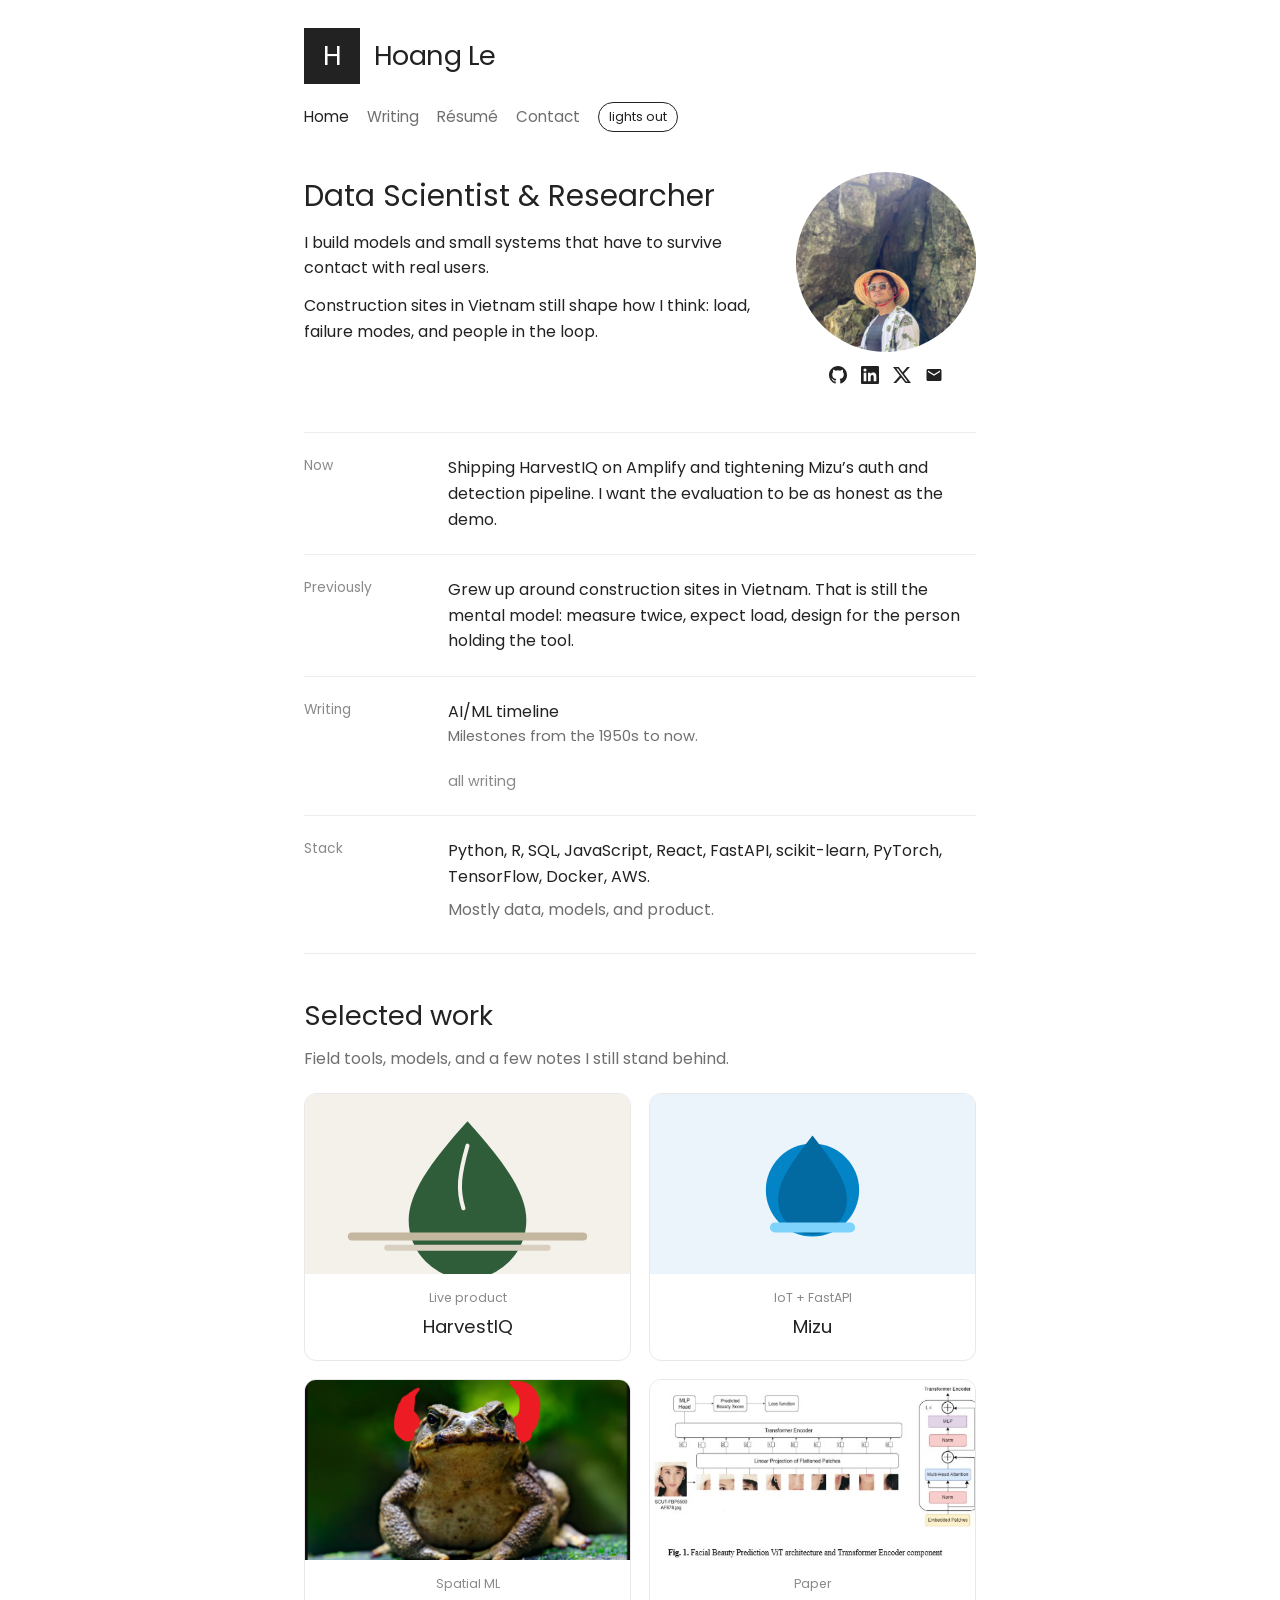
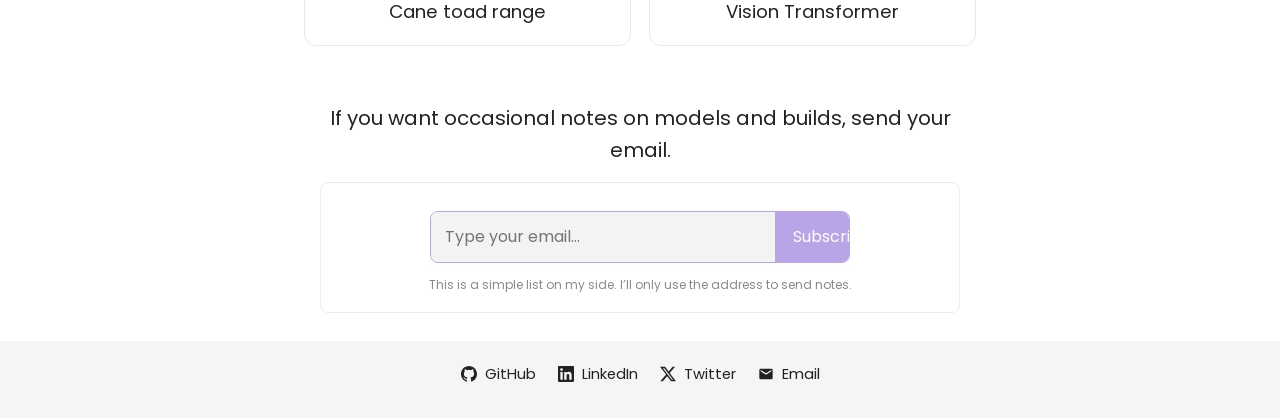
<file: index.html>
<!DOCTYPE html>
<html lang="en">
  <head>
    <meta charset="UTF-8" />
    <meta name="viewport" content="width=device-width, initial-scale=1.0" />
    <title> Hoang Le | Data Scientist & Researcher</title>
    <link rel="icon" href="assets/images/favicon.svg" type="image/svg+xml" />
    <link rel="stylesheet" href="assets/css/styles.css" />
    <link rel="preconnect" href="https://fonts.googleapis.com" />
    <link rel="preconnect" href="https://fonts.gstatic.com" crossorigin />
    <link href="https://fonts.googleapis.com/css2?family=Poppins:wght@400&display=swap" rel="stylesheet" />
  </head>
  <body>
    <div class="wrap">
      <header class="site-header">
        <a class="brand" href="index.html">
          <span class="mark" aria-hidden="true">H</span>
          <span class="brand-name">Hoang Le</span>
        </a>
      </header>

      <nav class="nav">
        <a href="index.html" class="active">Home</a>
        <a href="writing.html">Writing</a>
        <a href="assets/HoangLe-Resume.pdf" target="_blank" rel="noopener noreferrer">Résumé</a>
        <a href="#subscribe">Contact</a>
        <button id="theme-toggle" class="theme-toggle" type="button">lights out</button>
      </nav>

      <section class="hero">
        <div>
          <h1>Data Scientist &amp; Researcher</h1>
          <p class="lede">
            I build models and small systems that have to survive contact with real users.
          </p>
          <p class="lede">
            Construction sites in Vietnam still shape how I think: load, failure modes, and people in the loop.
          </p>
          
          <!--
          <ul class="facts">
            <li>Stack: Python, SQL, React, scikit-learn, PyTorch <span>mostly data, models, and product</span></li>
            <li>Applied AI products — HarvestIQ on AWS, Mizu on FastAPI</li>
            <li>Research notes on invasive species modeling and vision transformers</li> 
          </ul>
          -->
          
        </div>
        <div class="portrait">
          <img src="assets/images/profile.jpg" alt="Hoang Le" />
          <div class="portrait-icons">
            <a href="https://github.com/HoangXLe" target="_blank" rel="noopener noreferrer" aria-label="GitHub">
              <svg viewBox="0 0 24 24"><path d="M12 0C5.37 0 0 5.37 0 12c0 5.3 3.44 9.8 8.21 11.39.6.11.82-.26.82-.58v-2.23c-3.34.73-4.04-1.42-4.04-1.42-.55-1.39-1.33-1.76-1.33-1.76-1.09-.74.08-.73.08-.73 1.2.08 1.84 1.24 1.84 1.24 1.07 1.83 2.81 1.3 3.49 1 .11-.78.42-1.31.76-1.61-2.67-.3-5.47-1.33-5.47-5.93 0-1.31.47-2.38 1.24-3.22-.13-.3-.54-1.52.12-3.18 0 0 1.01-.32 3.3 1.23a11.5 11.5 0 0 1 6 0c2.29-1.55 3.3-1.23 3.3-1.23.66 1.66.24 2.88.12 3.18.77.84 1.24 1.91 1.24 3.22 0 4.61-2.81 5.62-5.48 5.92.43.37.81 1.1.81 2.22v3.29c0 .32.22.7.82.58C20.56 21.8 24 17.3 24 12 24 5.37 18.63 0 12 0z"/></svg>
            </a>
            <a href="https://linkedin.com/in/hoangle24/" target="_blank" rel="noopener noreferrer" aria-label="LinkedIn">
              <svg viewBox="0 0 24 24"><path d="M20.45 20.45h-3.55v-5.57c0-1.33 0-3.04-1.85-3.04-1.86 0-2.14 1.45-2.14 2.94v5.67H9.35V9h3.41v1.56h.05c.48-.9 1.64-1.85 3.37-1.85 3.6 0 4.27 2.37 4.27 5.46v6.28zM5.34 7.43a2.06 2.06 0 1 1 0-4.13 2.06 2.06 0 0 1 0 4.13zM7.12 20.45H3.56V9h3.56v11.45zM22.23 0H1.77C.79 0 0 .77 0 1.73v20.54C0 23.23.79 24 1.77 24h20.45C23.2 24 24 23.23 24 22.27V1.73C24 .77 23.2 0 22.23 0z"/></svg>
            </a>
            <a href="https://x.com/HoangLe33805880" target="_blank" rel="noopener noreferrer" aria-label="X">
              <svg viewBox="0 0 24 24"><path d="M18.9 1.2h3.7l-8.1 9.2L24 22.8h-7.4l-5.8-7.6-6.6 7.6H.5l8.6-9.9L0 1.2h7.6l5.3 7 6-7zm-1.3 19.4h2L6.5 3.3H4.3z"/></svg>
            </a>
            <a href="mailto:lexuanhoang2402@gmail.com" aria-label="Email">
              <svg viewBox="0 0 24 24"><path d="M20 4H4C2.9 4 2 4.9 2 6v12c0 1.1.9 2 2 2h16c1.1 0 2-.9 2-2V6c0-1.1-.9-2-2-2zm0 4-8 5-8-5V6l8 5 8-5v2z"/></svg>
            </a>
          </div>
        </div>
      </section>

      <section class="section-row">
        <div class="section-label">Now</div>
        <p>Shipping HarvestIQ on Amplify and tightening Mizu’s auth and detection pipeline. I want the evaluation to be as honest as the demo.</p>
      </section>
      
      <section class="section-row">
        <div class="section-label">Previously</div>
        <p>Grew up around construction sites in Vietnam. That is still the mental model: measure twice, expect load, design for the person holding the tool.</p>
      </section>

      
      <section class="section-row">
        <div class="section-label">Writing</div>
        <div class="list">
          <a href="projects/ai-timeline.html">
            <span class="item-title">AI/ML timeline</span>
            <span class="item-desc">Milestones from the 1950s to now.</span>
          </a>
          <a class="more" href="writing.html">all writing</a>
        </div>
      </section>
      
      <section class="section-row">
        <div class="section-label">Stack</div>
        <div>
          <p>Python, R, SQL, JavaScript, React, FastAPI, scikit-learn, PyTorch, TensorFlow, Docker, AWS.</p>
          <p class="muted" style="margin-top:8px">Mostly data, models, and product.</p>
        </div>
      </section>

      <section class="block work-block">
        <h2>Selected work</h2>
        <p class="block-intro">Field tools, models, and a few notes I still stand behind.</p>
        <div class="project-grid">
          <a class="project-card" href="https://main.d2gy4gwcmsx17c.amplifyapp.com/" target="_blank" rel="noopener noreferrer">
            <img src="assets/images/harvestiq.svg" alt="" />
            <div class="card-copy">
              <span class="kicker">Live product</span>
              <h3>HarvestIQ</h3>
            </div>
          </a>
          <a class="project-card" href="https://main.d26mw2pl24ujog.amplifyapp.com/" target="_blank" rel="noopener noreferrer">
            <img src="assets/images/mizu.svg" alt="" />
            <div class="card-copy">
              <span class="kicker">IoT + FastAPI</span>
              <h3>Mizu</h3>
            </div>
          </a>
          <!--
          <a class="project-card" href="projects/ai-timeline.html">
            <img src="assets/images/project1-preview.jpg" alt="" />
            <div class="card-copy">
              <span class="kicker">A visual history of</span>
              <h3>AI and ML</h3>
            </div>
          </a>
          -->
          <a class="project-card" href="projects/ctis.html">
            <img src="assets/images/project4-preview.jpg" alt="" />
            <div class="card-copy">
              <span class="kicker">Spatial ML</span>
              <h3>Cane toad range</h3>
            </div>
          </a>
          <a class="project-card" href="projects/Beauty_VIT.html">
            <img src="assets/images/project5-preview.jpg" alt="" />
            <div class="card-copy">
              <span class="kicker">Paper</span>
              <h3>Vision Transformer</h3>
            </div>
          </a>

          <!--
          <a class="project-card" href="projects/RAI_frame.html">
            <img src="assets/images/project3-preview.jpg" alt="" />
            <div class="card-copy">
              <span class="kicker">A field note on</span>
              <h3>Responsible AI</h3>
            </div>
          </a>
          -->
        </div>
      </section>

      <section class="subscribe" id="subscribe">
        <h2>If you want occasional notes on models and builds, send your email.</h2>
        <div class="subscribe-box">
          <form class="subscribe-form" id="subscribe-form">
            <input type="email" name="email" placeholder="Type your email..." required autocomplete="email" />
            <button type="submit">Subscribe</button>
          </form>
          <p class="subscribe-note">This is a simple list on my side. I’ll only use the address to send notes.</p>
          <p class="subscribe-ok" id="subscribe-ok">Thanks. You’re on the list.</p>
        </div>
      </section>
    </div>

    <footer class="site-footer">
      <div class="footer-links">
        <a href="https://github.com/HoangXLe/" target="_blank" rel="noopener noreferrer">
          <svg viewBox="0 0 24 24"><path d="M12 0C5.37 0 0 5.37 0 12c0 5.3 3.44 9.8 8.21 11.39.6.11.82-.26.82-.58v-2.23c-3.34.73-4.04-1.42-4.04-1.42-.55-1.39-1.33-1.76-1.33-1.76-1.09-.74.08-.73.08-.73 1.2.08 1.84 1.24 1.84 1.24 1.07 1.83 2.81 1.3 3.49 1 .11-.78.42-1.31.76-1.61-2.67-.3-5.47-1.33-5.47-5.93 0-1.31.47-2.38 1.24-3.22-.13-.3-.54-1.52.12-3.18 0 0 1.01-.32 3.3 1.23a11.5 11.5 0 0 1 6 0c2.29-1.55 3.3-1.23 3.3-1.23.66 1.66.24 2.88.12 3.18.77.84 1.24 1.91 1.24 3.22 0 4.61-2.81 5.62-5.48 5.92.43.37.81 1.1.81 2.22v3.29c0 .32.22.7.82.58C20.56 21.8 24 17.3 24 12 24 5.37 18.63 0 12 0z"/></svg>
          GitHub
        </a>
        <a href="https://linkedin.com/in/hoangle24/" target="_blank" rel="noopener noreferrer">
          <svg viewBox="0 0 24 24"><path d="M20.45 20.45h-3.55v-5.57c0-1.33 0-3.04-1.85-3.04-1.86 0-2.14 1.45-2.14 2.94v5.67H9.35V9h3.41v1.56h.05c.48-.9 1.64-1.85 3.37-1.85 3.6 0 4.27 2.37 4.27 5.46v6.28zM5.34 7.43a2.06 2.06 0 1 1 0-4.13 2.06 2.06 0 0 1 0 4.13zM7.12 20.45H3.56V9h3.56v11.45zM22.23 0H1.77C.79 0 0 .77 0 1.73v20.54C0 23.23.79 24 1.77 24h20.45C23.2 24 24 23.23 24 22.27V1.73C24 .77 23.2 0 22.23 0z"/></svg>
          LinkedIn
        </a>
        <a href="https://x.com/HoangLe33805880" target="_blank" rel="noopener noreferrer">
          <svg viewBox="0 0 24 24"><path d="M18.9 1.2h3.7l-8.1 9.2L24 22.8h-7.4l-5.8-7.6-6.6 7.6H.5l8.6-9.9L0 1.2h7.6l5.3 7 6-7zm-1.3 19.4h2L6.5 3.3H4.3z"/></svg>
          Twitter
        </a>
        
        <a href="mailto:lexuanhoang2402@gmail.com">
          <svg viewBox="0 0 24 24"><path d="M20 4H4C2.9 4 2 4.9 2 6v12c0 1.1.9 2 2 2h16c1.1 0 2-.9 2-2V6c0-1.1-.9-2-2-2zm0 4-8 5-8-5V6l8 5 8-5v2z"/></svg>
          Email
        </a>
      </div>
    </footer>
    <script src="assets/js/main.js"></script>
  </body>
</html>
</file>
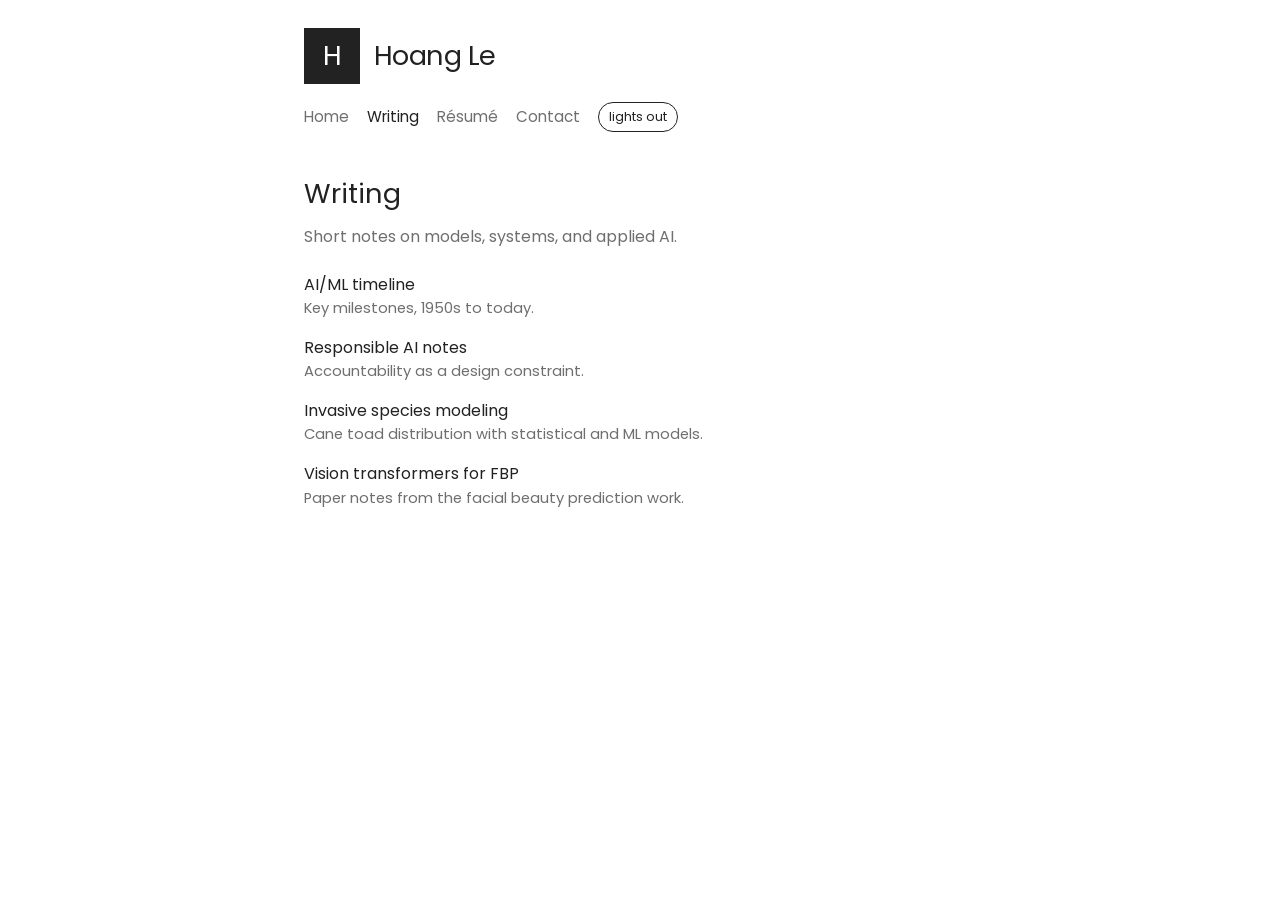
<file: writing.html>
<!DOCTYPE html>
<html lang="en">
  <head>
    <meta charset="UTF-8" />
    <meta name="viewport" content="width=device-width, initial-scale=1.0" />
    <title>Writing — Hoang Le</title>
    <link rel="icon" href="assets/images/favicon.svg" type="image/svg+xml" />
    <link rel="stylesheet" href="assets/css/styles.css" />
    <link rel="preconnect" href="https://fonts.googleapis.com" />
    <link rel="preconnect" href="https://fonts.gstatic.com" crossorigin />
    <link href="https://fonts.googleapis.com/css2?family=Poppins:wght@400&display=swap" rel="stylesheet" />
  </head>
  <body>
    <div class="wrap">
      <header class="site-header">
        <a class="brand" href="index.html">
          <span class="mark" aria-hidden="true">H</span>
          <span class="brand-name">Hoang Le</span>
        </a>
      </header>
      <nav class="nav">
        <a href="index.html">Home</a>
        <a href="writing.html" class="active">Writing</a>
        <a href="assets/docs/Hoang-Le-Resume.pdf" target="_blank" rel="noopener noreferrer">Résumé</a>
        <a href="index.html#subscribe">Contact</a>
        <button id="theme-toggle" class="theme-toggle" type="button">lights out</button>
      </nav>

      <section class="block">
        <h2>Writing</h2>
        <p class="block-intro">Short notes on models, systems, and applied AI.</p>
        <div class="list">
          <a href="projects/ai-timeline.html">
            <span class="item-title">AI/ML timeline</span>
            <span class="item-desc">Key milestones, 1950s to today.</span>
          </a>
          <a href="projects/RAI_frame.html">
            <span class="item-title">Responsible AI notes</span>
            <span class="item-desc">Accountability as a design constraint.</span>
          </a>
          <a href="projects/ctis.html">
            <span class="item-title">Invasive species modeling</span>
            <span class="item-desc">Cane toad distribution with statistical and ML models.</span>
          </a>
          <a href="projects/Beauty_VIT.html">
            <span class="item-title">Vision transformers for FBP</span>
            <span class="item-desc">Paper notes from the facial beauty prediction work.</span>
          </a>
        </div>
      </section>
    </div>
    <script src="assets/js/main.js"></script>
  </body>
</html>
</file>
<file: assets/css/styles.css>
:root {
  --bg: #ffffff;
  --text: #222222;
  --muted: #6f6f6f;
  --faint: #8a8a8a;
  --line: #ececec;
  --card: #ffffff;
  --card-border: #e8e8e8;
  --accent: #b9a4e8;
  --accent-text: #ffffff;
  --footer: #f5f5f5;
  --font: "Poppins", sans-serif;
}

[data-theme="dark"] {
  --bg: #101010;
  --text: #ececec;
  --muted: #9a9a9a;
  --faint: #7d7d7d;
  --line: #2a2a2a;
  --card: #171717;
  --card-border: #2c2c2c;
  --accent: #8f7cc4;
  --footer: #0c0c0c;
}

* { box-sizing: border-box; margin: 0; padding: 0; }

html { scroll-behavior: smooth; }

body {
  font-family: var(--font);
  font-weight: 400;
  background: var(--bg);
  color: var(--text);
  line-height: 1.6;
  min-height: 100vh;
}

a { color: inherit; text-decoration: none; }
a:hover { opacity: 0.75; }

.wrap {
  max-width: 720px;
  margin: 0 auto;
  padding: 28px 24px 0;
}

.site-header {
  margin-bottom: 18px;
}

.brand {
  display: flex;
  align-items: center;
  gap: 14px;
}

.mark {
  width: 56px;
  height: 56px;
  background: var(--text);
  color: var(--bg);
  display: grid;
  place-items: center;
  font-family: var(--font);
  font-size: 1.7rem;
  font-weight: 400;
  flex-shrink: 0;
}

.brand-name {
  font-family: var(--font);
  font-size: 1.7rem;
  font-weight: 400;
  letter-spacing: -0.02em;
  line-height: 1.1;
}

.nav {
  display: flex;
  align-items: center;
  flex-wrap: wrap;
  gap: 18px;
  font-size: 0.95rem;
  margin-bottom: 40px;
}

.nav a { color: var(--muted); }
.nav a.active,
.nav a:hover { color: var(--text); opacity: 1; }

.theme-toggle {
  border: 1px solid var(--text);
  background: transparent;
  color: var(--text);
  border-radius: 999px;
  padding: 4px 10px;
  font: inherit;
  font-size: 0.8rem;
  cursor: pointer;
}

.hero {
  display: grid;
  grid-template-columns: 1fr auto;
  gap: 40px;
  align-items: start;
  margin-bottom: 48px;
}

.hero h1 {
  font-family: var(--font);
  font-size: 1.85rem;
  font-weight: 400;
  margin-bottom: 10px;
}

.hero .lede {
  color: var(--text);
  margin-bottom: 12px;
}

.hero .lede + .lede {
  margin-bottom: 16px;
}

.facts {
  color: var(--muted);
  padding-left: 18px;
}

.facts li { margin: 6px 0; }
.facts span { color: var(--faint); font-size: 0.88rem; }

.portrait {
  display: flex;
  flex-direction: column;
  align-items: center;
  justify-self: end;
  gap: 14px;
}

.portrait img {
  width: 180px;
  height: 180px;
  border-radius: 50%;
  object-fit: cover;
}

.portrait-icons {
  display: flex;
  gap: 14px;
}

.portrait-icons a { display: inline-flex; color: var(--text); }
.portrait-icons svg { width: 18px; height: 18px; fill: currentColor; }

.block {
  margin-bottom: 48px;
}

.work-block {
  border-top: 1px solid var(--line);
  padding-top: 40px;
  margin-top: 8px;
}

.block h2 {
  font-family: var(--font);
  font-size: 1.7rem;
  font-weight: 400;
  margin-bottom: 8px;
}

.block-intro {
  color: var(--muted);
  margin-bottom: 22px;
}

.project-grid {
  display: grid;
  grid-template-columns: repeat(2, 1fr);
  gap: 18px;
}

.project-card {
  display: flex;
  flex-direction: column;
  background: var(--card);
  border: 1px solid var(--card-border);
  border-radius: 12px;
  overflow: hidden;
  min-height: 260px;
  color: inherit;
}

.project-card:hover {
  opacity: 1;
  transform: translateY(-3px);
  transition: transform 0.2s ease;
}

.project-card img,
.project-card .thumb {
  width: 100%;
  height: 180px;
  object-fit: cover;
  background: #f6f6f6;
  display: block;
}

.project-card .card-copy {
  text-align: center;
  padding: 14px 12px 18px;
}

.kicker {
  display: block;
  color: var(--faint);
  font-size: 0.78rem;
  margin-bottom: 4px;
}

.project-card h3 {
  font-family: var(--font);
  font-size: 1.15rem;
  font-weight: 400;
}

.section-row {
  display: grid;
  grid-template-columns: 120px minmax(0, 1fr);
  gap: 24px;
  padding: 22px 0;
  border-top: 1px solid var(--line);
}

.section-label {
  color: var(--faint);
  font-size: 0.86rem;
}

.list { display: flex; flex-direction: column; gap: 14px; }
.item-title { font-weight: 400; }
.item-desc { display: block; color: var(--muted); font-size: 0.92rem; }
.more { color: var(--faint); font-size: 0.9rem; margin-top: 8px; display: inline-block; }
.muted { color: var(--muted); }

.subscribe {
  margin: 56px 0 28px;
  text-align: center;
}

.subscribe h2 {
  font-family: var(--font);
  font-size: 1.25rem;
  font-weight: 400;
  margin-bottom: 16px;
}

.subscribe-box {
  border: 1px solid var(--line);
  border-radius: 8px;
  padding: 28px 20px 18px;
  max-width: 640px;
  margin: 0 auto;
}

.subscribe-form {
  display: flex;
  max-width: 420px;
  margin: 0 auto;
  border: 1px solid var(--accent);
  border-radius: 8px;
  overflow: hidden;
}

.subscribe-form input {
  flex: 1;
  border: 0;
  background: #f3f3f3;
  padding: 12px 14px;
  font: inherit;
  color: var(--text);
}

[data-theme="dark"] .subscribe-form input { background: #222; }

.subscribe-form button {
  border: 0;
  background: var(--accent);
  color: var(--accent-text);
  font: inherit;
  font-weight: 400;
  padding: 12px 18px;
  cursor: pointer;
}

.subscribe-note {
  color: var(--faint);
  font-size: 0.75rem;
  margin-top: 12px;
}

.subscribe-ok {
  color: var(--muted);
  margin-top: 10px;
  display: none;
}

.subscribe-ok.show { display: block; }

.site-footer {
  background: var(--footer);
  margin-top: 24px;
  padding: 22px 24px 32px;
}

.footer-links {
  display: flex;
  justify-content: center;
  flex-wrap: wrap;
  gap: 22px;
}

.footer-links a {
  display: inline-flex;
  align-items: center;
  gap: 8px;
  color: var(--text);
  font-size: 0.92rem;
}

.footer-links svg {
  width: 16px;
  height: 16px;
  fill: currentColor;
}

@media (max-width: 800px) {
  .hero,
  .project-grid,
  .section-row {
    grid-template-columns: 1fr;
  }

  .mark { width: 44px; height: 44px; font-size: 1.35rem; }
  .brand-name { font-size: 1.35rem; }
  .portrait { justify-self: center; }
  .portrait img { width: 140px; height: 140px; }
}
</file>
